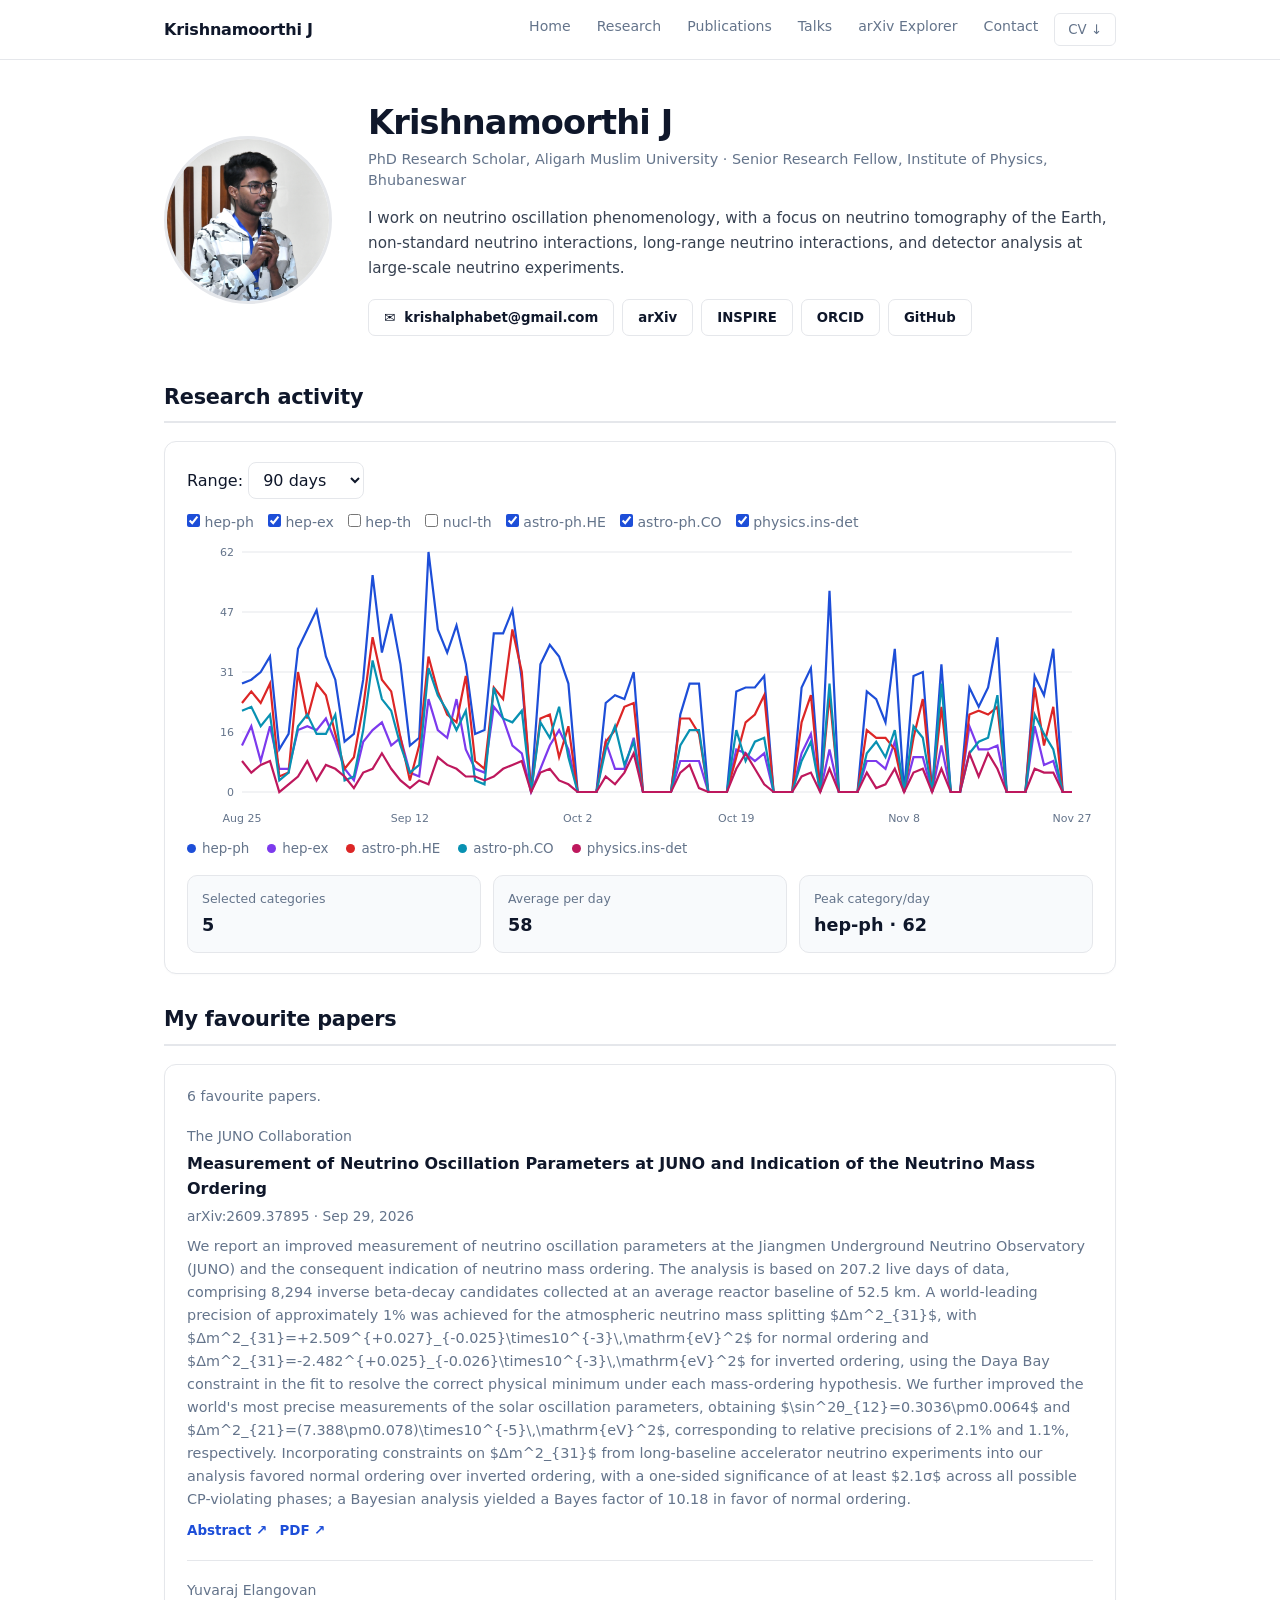
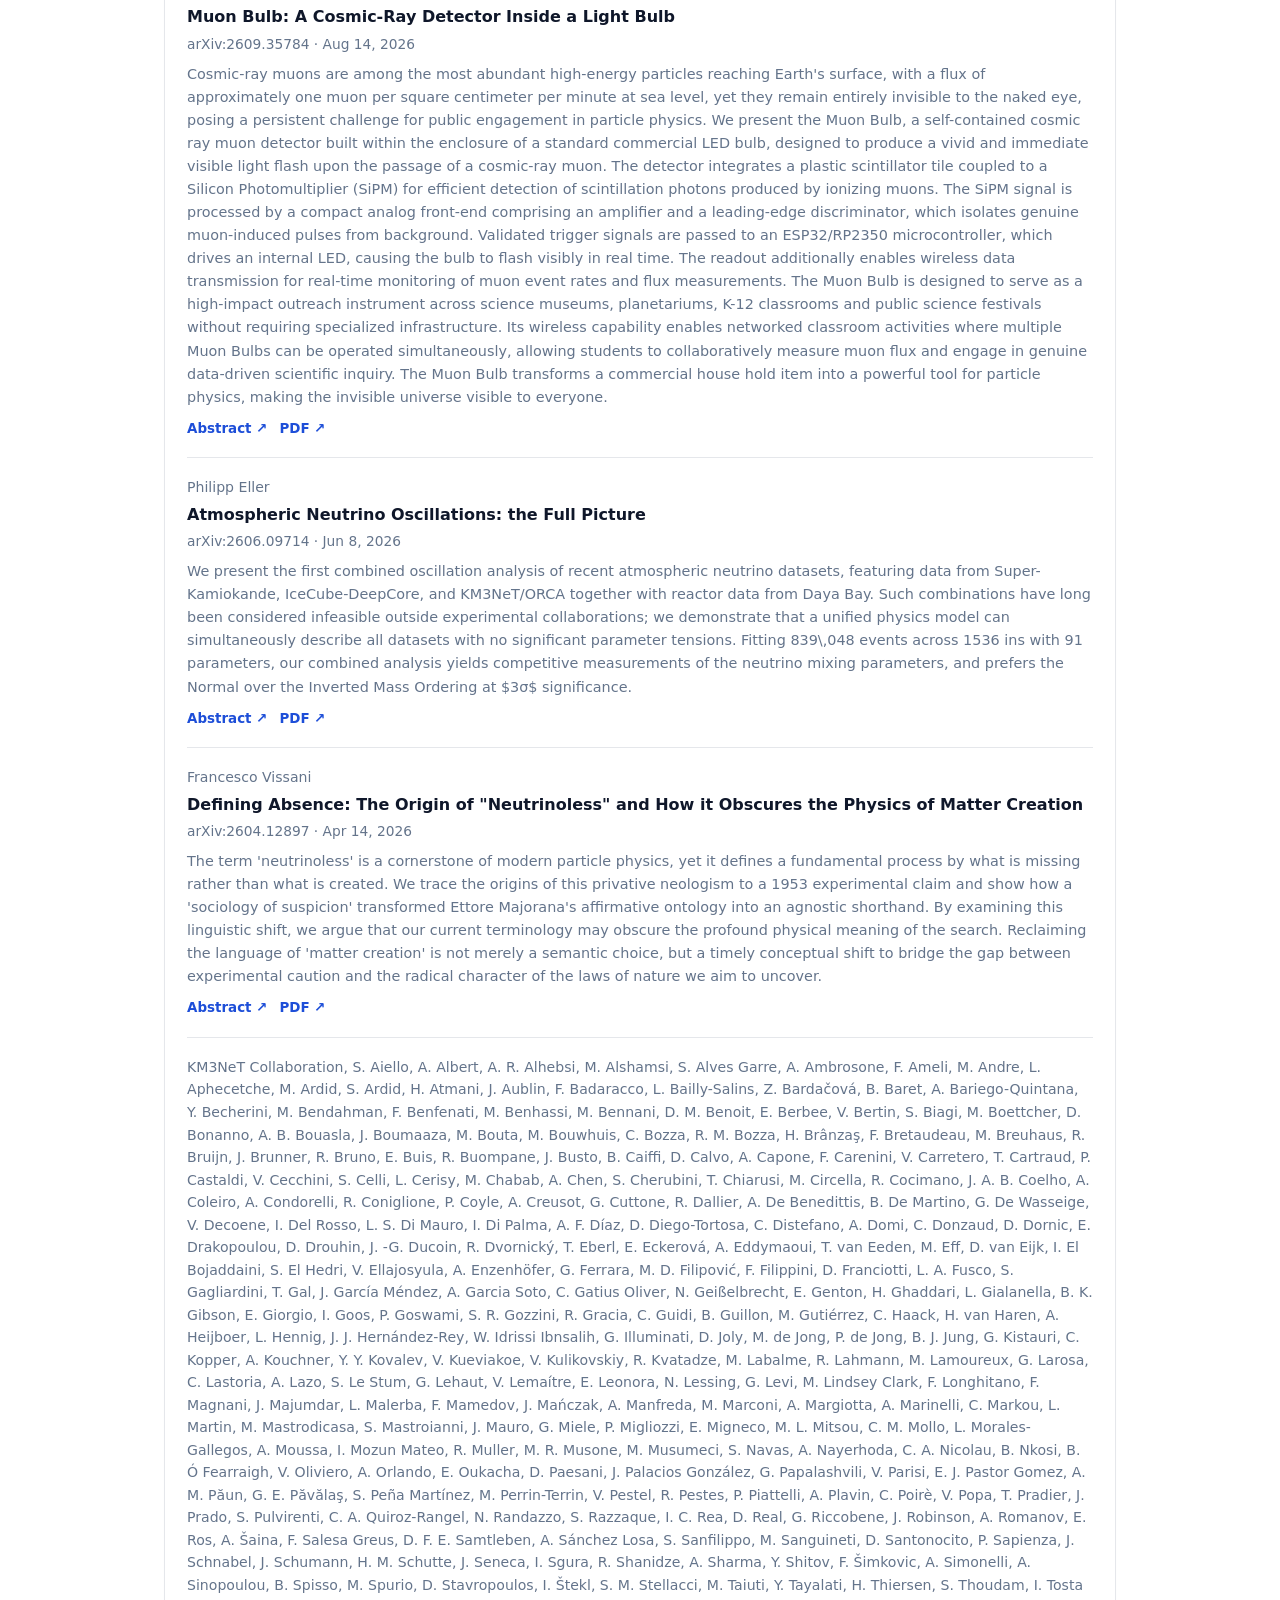
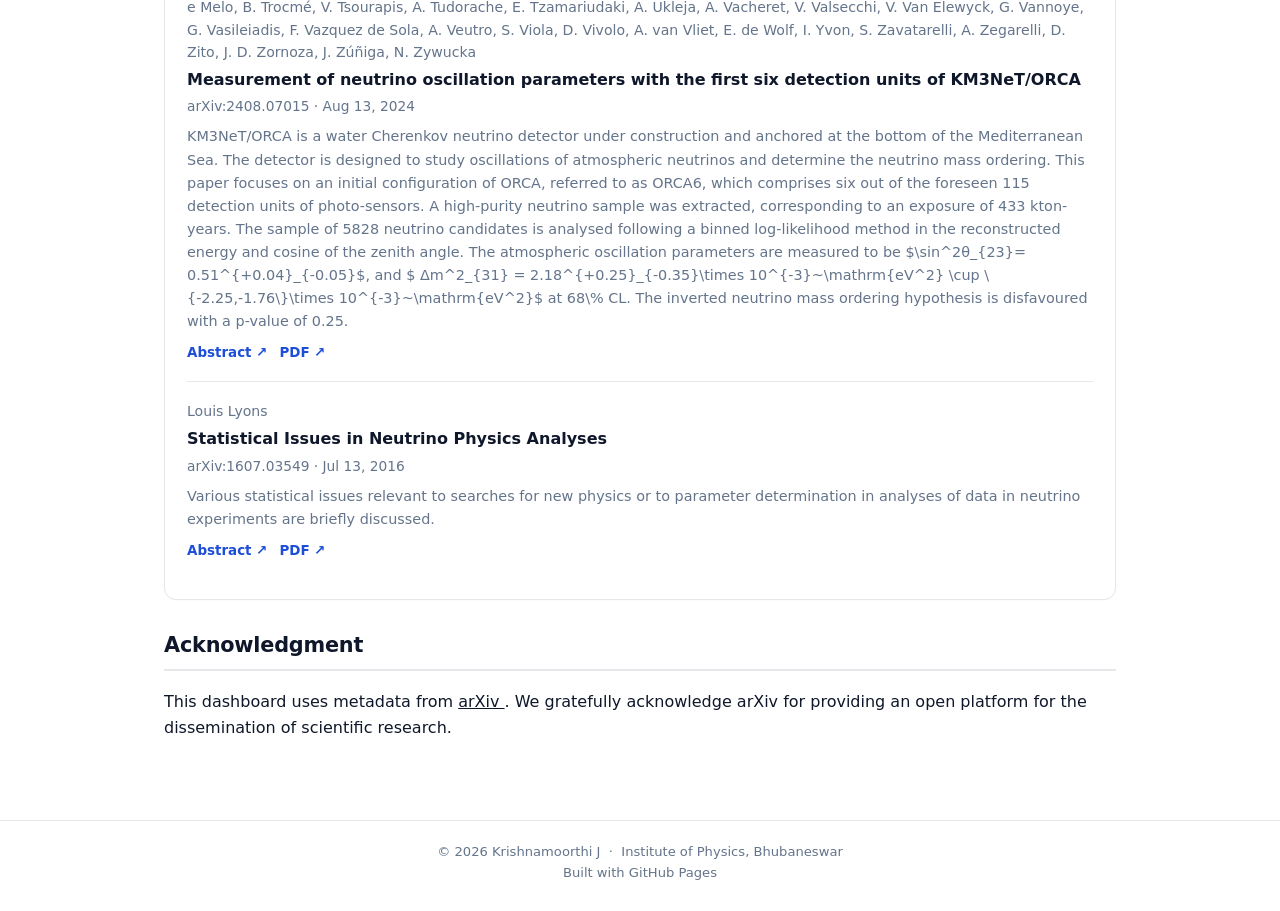
<file: arxiv.html>
<!DOCTYPE html>

<html lang="en">

<head>

  <meta charset="UTF-8">

  <meta name="viewport" content="width=device-width, initial-scale=1.0">

  <title>arXiv Activity · Krishnamoorthi J.</title>

  <style>
    :root {

      \--nav-h: 56px;

      \--accent: #1d4ed8;

      \--text: #0f172a;

      \--muted: #64748b;

      \--border: #e5e7eb;

      \--bg: #fff;

      \--bg2: #f8fafc;

      \--radius: 12px;

      \--max-w: 1000px;

    }

    *,
    *::before,
    *::after {
      box-sizing: border-box;
      margin: 0;
      padding: 0;
    }

    html {

      scroll-behavior: smooth;

      scroll-padding-top: var(--nav-h);

    }

    body {

      margin: 0;

      padding-top: var(--nav-h);

      font-family: system-ui, -apple-system, BlinkMacSystemFont, "Segoe UI", sans-serif;

      color: var(--text);

      background: var(--bg);

      line-height: 1.6;

    }

    a {
      color: inherit;
    }

    header {

      position: fixed;

      top: 0;

      left: 0;

      right: 0;

      z-index: 1000;

      background: rgba(255, 255, 255, 0.88);

      border-bottom: 1px solid var(--border);

      backdrop-filter: saturate(180%) blur(8px);

      -webkit-backdrop-filter: saturate(180%) blur(8px);

    }

    nav {

      max-width: var(--max-w);

      margin: 0 auto;

      padding: 13px 24px;

      display: flex;

      justify-content: space-between;

      align-items: center;

      gap: 16px;

    }

    .nav-brand {

      font-weight: 800;

      font-size: 1rem;

      color: var(--text);

      text-decoration: none;

      letter-spacing: -0.01em;

      flex-shrink: 0;

    }

    .nav-links {

      display: flex;

      gap: 6px;

      list-style: none;

      flex-wrap: wrap;

    }

    .nav-links a {

      text-decoration: none;

      color: var(--muted);

      font-size: 0.88rem;

      font-weight: 500;

      padding: 5px 10px;

      border-radius: 6px;

      transition: color 0.15s, background 0.15s;

    }

    .nav-links a:hover {

      color: var(--accent);

      background: #eff6ff;

    }

    main {

      max-width: var(--max-w);

      margin: 0 auto;

      padding: 0 24px 80px;

    }

    .eyebrow {

      color: var(--accent);

      font-size: .82rem;

      font-weight: 700;

      text-transform: uppercase;

      letter-spacing: .08em;

    }

    h1 {

      margin: 5px 0 8px;

      font-size: 2rem;

      line-height: 1.2;

      letter-spacing: -.03em;

    }

    .intro {

      margin: 0;

      color: var(--muted);

      max-width: 720px;

    }

    section {
      padding-top: 32px;
    }

    h2 {

      margin: 0 0 18px;

      padding-bottom: 10px;

      font-size: 1.3rem;

      font-weight: 700;

      line-height: 1.3;

      letter-spacing: -0.01em;

      border-bottom: 2px solid var(--border);

    }

    .card {

      margin-top: 14px;

      padding: 20px 22px;

      background: #fff;

      border: 1px solid var(--border);

      border-radius: var(--radius);

      box-shadow: 0 1px 2px rgba(15, 23, 42, .02);

    }

    .controls {

      display: flex;

      flex-wrap: wrap;

      align-items: center;

      gap: 12px 18px;

      margin-bottom: 12px;

    }

    select {

      border: 1px solid var(--border);

      border-radius: 8px;

      padding: 7px 10px;

      background: #fff;

      color: var(--text);

      font: inherit;

    }

    .checks {

      display: flex;

      flex-wrap: wrap;

      gap: 8px 14px;

    }

    .checks label {

      color: var(--muted);

      font-size: .88rem;

      cursor: pointer;

      white-space: nowrap;

    }

    .checks input {
      accent-color: var(--accent);
    }

    #chart {

      width: 100%;

      overflow-x: auto;

    }

    #chart svg {

      display: block;

      width: 100%;

      min-width: 650px;

      height: 300px;

    }

    .grid {
      stroke: #e5e7eb;
      stroke-width: 1;
    }

    .axis-label {
      fill: #64748b;
      font-size: 11px;
    }

    .chart-line {

      fill: none;

      stroke-width: 2.2;

      vector-effect: non-scaling-stroke;

    }

    .legend {

      display: flex;

      flex-wrap: wrap;

      gap: 8px 18px;

      margin-top: 4px;

      color: var(--muted);

      font-size: .84rem;

    }

    .legend-item {
      display: flex;
      align-items: center;
      gap: 6px;
    }

    .legend-dot {

      width: 9px;

      height: 9px;

      border-radius: 50%;

      display: inline-block;

    }

    .stats {

      display: grid;

      grid-template-columns: repeat(3, 1fr);

      gap: 12px;

      margin-top: 16px;

    }

    .stat {

      padding: 13px 14px;

      border: 1px solid var(--border);

      border-radius: 10px;

      background: var(--bg2);

    }

    .stat-label {

      color: var(--muted);

      font-size: .78rem;

    }

    .stat-value {

      margin-top: 2px;

      font-size: 1.1rem;

      font-weight: 700;

    }

    .pub-list {

      list-style: none;

      margin: 0;

      padding: 0;

    }

    .pub-list li {

      padding: 18px 0;

      border-bottom: 1px solid var(--border);

    }

    .pub-list li:last-child {
      border-bottom: 0;
    }

    .pub-authors {

      color: var(--muted);

      font-size: .88rem;

    }

    .pub-title {

      margin-top: 3px;

      font-weight: 650;

    }

    .pub-title a {

      color: var(--text);

      text-decoration: none;

    }

    .pub-title a:hover {
      color: var(--accent);
    }

    .pub-journal {

      color: var(--muted);

      font-size: .86rem;

      margin-top: 3px;

    }

    .pub-abstract {

      color: var(--muted);

      font-size: .9rem;

      margin: 8px 0 0;

    }

    .pub-links {

      display: flex;

      flex-wrap: wrap;

      gap: 12px;

      margin-top: 9px;

    }

    .pub-link {

      color: var(--accent);

      text-decoration: none;

      font-size: .84rem;

      font-weight: 600;

    }

    .pub-link:hover {
      text-decoration: underline;
    }

    .status {

      color: var(--muted);

      font-size: .88rem;

    }

    .error {

      color: #b91c1c;

    }

    footer {

      border-top: 1px solid var(--border);

      color: var(--muted);

      font-size: .82rem;

      text-align: center;

      padding: 20px 24px 28px;

    }

    @media (max-width: 700px) {

      main {
        padding: 30px 16px 48px;
      }

      .stats {
        grid-template-columns: 1fr;
      }

      h1 {
        font-size: 1.7rem;
      }

    }

    @media (max-width: 640px) {

      nav {

        padding: 10px 16px;

      }

    }


    /* ── Profile hero ── */
    .hero {
      display: grid;
      grid-template-columns: 168px 1fr;
      gap: 36px;
      align-items: center;
      padding: 48px 0 16px;
    }

    .hero img {
      width: 168px;
      height: 168px;
      border-radius: 50%;
      object-fit: cover;
      border: 3px solid var(--border);
      display: block;
    }

    .hero h1 {
      margin: 0 0 6px;
      font-size: 2.1rem;
      font-weight: 800;
      letter-spacing: -0.025em;
      line-height: 1.15;
    }

    .hero .affil {
      font-size: 0.9rem;
      color: var(--muted);
      margin-bottom: 14px;
      line-height: 1.5;
    }

    .hero .bio {
      font-size: 0.95rem;
      color: #374151;
      max-width: 840px;
      line-height: 1.65;
    }

    .hero-links {
      display: flex;
      gap: 8px;
      flex-wrap: wrap;
      margin-top: 18px;
    }

    .btn {
      display: inline-flex;
      align-items: center;
      gap: 5px;
      padding: 7px 15px;
      border-radius: 7px;
      font-size: 0.83rem;
      font-weight: 600;
      text-decoration: none;
      transition: background 0.15s, color 0.15s, border-color 0.15s;
      border: 1px solid transparent;
      cursor: pointer;
    }

    .btn-primary {
      background: var(--accent);
      color: #fff;
    }

    .btn-primary:hover {
      background: #1e40af;
    }

    .btn-outline {
      background: transparent;
      color: var(--text);
      border-color: var(--border);
    }

    .btn-outline:hover {
      background: var(--bg2);
      border-color: #cbd5e1;
    }
  </style>

</head>

<body>
  <header>
    <nav>
      <a href="index.html" class="nav-brand">Krishnamoorthi J</a>

      <ul class="nav-links">
        <li><a href="index.html">Home</a></li>
        <li><a href="research.html">Research</a></li>
        <li><a href="publications.html">Publications</a></li>
        <li><a href="talks.html">Talks</a></li>
        <li><a href="arxiv.html">arXiv Explorer</a></li>
        <li><a href="contact.html">Contact</a></li>
        <li>
          <a href="cv/KrishnamoorthiJ_CV.pdf" class="btn btn-outline" style="padding: 5px 13px; font-size: 0.83rem">CV
            ↓</a>
        </li>
      </ul>
    </nav>
  </header>

  <main class="container">

    <div class="hero">

      <img src="images/profile_image.JPG" alt="Portrait of Krishnamoorthi J" />

      <div>

        <h1>Krishnamoorthi J</h1>

        <p class="affil">

          PhD Research Scholar, Aligarh Muslim University · Senior Research Fellow, Institute of Physics, Bhubaneswar

        </p>

        <p class="bio">

          I work on neutrino oscillation phenomenology, with a focus on neutrino

          tomography of the Earth, non-standard neutrino interactions, long-range

          neutrino interactions, and detector analysis at large-scale neutrino experiments.

        </p>

        <div class="hero-links">

          <a href="mailto:krishalphabet@gmail.com" class="btn btn-outline" target="_blank">✉&nbsp;
            krishalphabet@gmail.com</a>

          <a href="https://arxiv.org/search/?searchtype=author&query=Krishnamoorthi+J" class="btn btn-outline"
            target="_blank">arXiv</a>

          <a href="https://inspirehep.net/authors/2505733" class="btn btn-outline" target="_blank">INSPIRE</a>

          <a href="https://orcid.org/0009-0006-1352-2248" class="btn btn-outline" target="_blank">ORCID</a>

          <a href="https://github.com/JKrishnamoorthi" class="btn btn-outline" target="_blank">GitHub</a>

        </div>

      </div>

    </div>

    <!-- <div class="eyebrow">arXiv</div> -->

    <!-- <h1>arXiv Activity</h1>

  <p class="intro">

    A compact view of recent arXiv activity in areas relevant to neutrino physics,

    particle physics, astrophysics, and detector physics.

  </p> -->

    <section>

      <h2>Research activity</h2>

      <div class="card">

        <div class="controls">

          <label>

            Range:

            <select id="range">

              <option value="30">30 days</option>

              <option value="90" selected>90 days</option>

              <option value="180">180 days</option>

              <option value="365">1 year</option>

            </select>

          </label>

        </div>

        <div class="checks">

          <label><input type="checkbox" value="hep-ph" checked> hep-ph</label>

          <label><input type="checkbox" value="hep-ex" checked> hep-ex</label>

          <label><input type="checkbox" value="hep-th"> hep-th</label>

          <label><input type="checkbox" value="nucl-th"> nucl-th</label>

          <label><input type="checkbox" value="astro-ph.HE" checked> astro-ph.HE</label>

          <label><input type="checkbox" value="astro-ph.CO" checked> astro-ph.CO</label>

          <label><input type="checkbox" value="physics.ins-det" checked> physics.ins-det</label>

        </div>

        <div id="chart">

          <p class="status">Loading activity data…</p>

        </div>

        <div id="legend" class="legend"></div>

        <div class="stats">

          <div class="stat">

            <div class="stat-label">Selected categories</div>

            <div class="stat-value" id="selectedCount">—</div>

          </div>

          <div class="stat">

            <div class="stat-label">Average per day</div>

            <div class="stat-value" id="dailyAverage">—</div>

          </div>

          <div class="stat">

            <div class="stat-label">Peak category/day</div>

            <div class="stat-value" id="peak">—</div>

          </div>

        </div>

      </div>

    </section>

    <section>

      <h2>My favourite papers</h2>

      <div class="card">

        <p id="favStatus" class="status">Loading favourite papers…</p>

        <ul id="favourites" class="pub-list"></ul>

      </div>

    </section>

    <section class="acknowledgment">
      <h2>Acknowledgment</h2>
      <p>
        This dashboard uses metadata from
        <a href="https://arxiv.org/" target="_blank" rel="noopener noreferrer">
        arXiv
        </a>.
      We gratefully acknowledge arXiv for providing an open platform
      for the dissemination of scientific research.
      </p>
    </section>

  </main>

  <footer>

    © <span id="year"></span> Krishnamoorthi J &nbsp;·&nbsp; Institute of Physics, Bhubaneswar<br />

    Built with GitHub Pages

  </footer>

  <script>

    document.getElementById("year").textContent = new Date().getFullYear();

    (function () {

      const header = document.querySelector("header");

      if (!header) return;

      function sync() {

        document.documentElement.style.setProperty("--nav-h", header.offsetHeight + "px");

      }

      sync();

      window\.addEventListener("resize", sync);

      new ResizeObserver(sync).observe(header);

      if (document.fonts && document.fonts.ready) document.fonts.ready.then(sync);

    })();

    (function () {

      const header = document.querySelector("header");

      if (!header) return;

      function sync() {

        document.documentElement.style.setProperty("--nav-h", header.offsetHeight + "px");

      }

      sync();

      window\.addEventListener("resize", sync);

      new ResizeObserver(sync).observe(header);

      if (document.fonts && document.fonts.ready) document.fonts.ready.then(sync);

    })();

  </script>

  <script src="js/arxiv.js"></script>

</body>

</html>
</file>
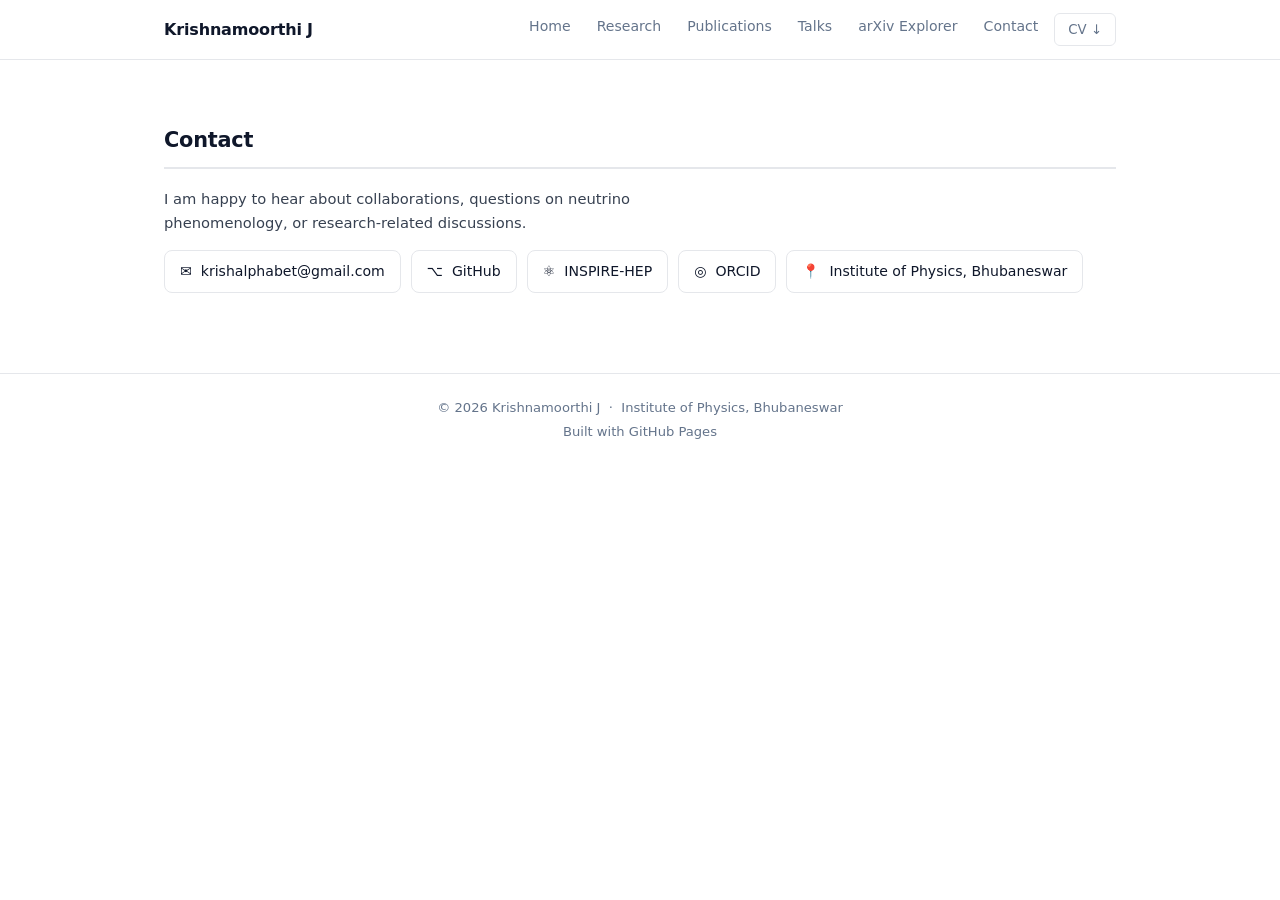
<file: contact.html>
<!doctype html>
<html lang="en">
<head>
  <meta charset="utf-8" />
  <meta name="viewport" content="width=device-width, initial-scale=1" />
  <title>Contact — Krishnamoorthi J</title>
  <meta name="description" content="Contact information for Krishnamoorthi J." />
  <link rel="icon" href="images/favicon.png" />
  <style>
*,

      *::before,

      *::after {

        box-sizing: border-box;

        margin: 0;

        padding: 0;

      }

      :root {

        --nav-h: 56px;

        --accent: #1d4ed8;

        --text: #0f172a;

        --muted: #64748b;

        --border: #e5e7eb;

        --bg: #fff;

        --bg2: #f8fafc;

        --radius: 12px;

        --max-w: 1000px;

      }

      html {

        scroll-behavior: smooth;

        scroll-padding-top: var(--nav-h);

      }

      body {

        font-family: system-ui, -apple-system, sans-serif;

        line-height: 1.6;

        color: var(--text);

        background: var(--bg);

        padding-top: var(--nav-h);

      }

      /* ── Header ── */

      header {

        position: fixed;

        top: 0;

        left: 0;

        right: 0;

        z-index: 1000;

        background: rgba(255, 255, 255, 0.88);

        border-bottom: 1px solid var(--border);

        backdrop-filter: saturate(180%) blur(8px);

        -webkit-backdrop-filter: saturate(180%) blur(8px);

      }

      nav {

        max-width: var(--max-w);

        margin: 0 auto;

        padding: 13px 24px;

        display: flex;

        justify-content: space-between;

        align-items: center;

        gap: 16px;

      }

      .nav-brand {

        font-weight: 800;

        font-size: 1rem;

        color: var(--text);

        text-decoration: none;

        letter-spacing: -0.01em;

        flex-shrink: 0;

      }

      .nav-links {

        display: flex;

        gap: 6px;

        list-style: none;

        flex-wrap: wrap;

      }

      .nav-links a {

        text-decoration: none;

        color: var(--muted);

        font-size: 0.88rem;

        font-weight: 500;

        padding: 5px 10px;

        border-radius: 6px;

        transition: color 0.15s, *background* 0.15s;

      }

      .nav-links a:hover {

        color: var(--accent);

        background: #eff6ff;

      }

      /* ── Layout ── */

      .container {

        max-width: var(--max-w);

        margin: 0 auto;

        padding: 0 24px 80px;

      }

      section {

        padding-top: 64px;

      }

      /* ── Hero ── */

      .hero {

        display: grid;

        grid-template-columns: 168px 1fr;

        gap: 36px;

        align-items: center;

        padding: 48px 0 16px;

      }

      .hero img {

        width: 168px;

        height: 168px;

        border-radius: 50%;

        object-fit: cover;

        border: 3px solid var(--border);

        display: block;

      }

      .hero h1 {

        font-size: 2.1rem;

        font-weight: 800;

        letter-spacing: -0.025em;

        line-height: 1.15;

        margin-bottom: 6px;

      }

      .hero .affil {

        font-size: 0.9rem;

        color: var(--muted);

        margin-bottom: 14px;

        line-height: 1.5;

      }

      .hero .bio {

        font-size: 0.95rem;

        color: #374151;

        max-width: 540px;

        line-height: 1.65;

      }

      .hero-links {

        display: flex;

        gap: 8px;

        flex-wrap: wrap;

        margin-top: 18px;

      }

      .btn {

        display: inline-flex;

        align-items: center;

        gap: 5px;

        padding: 7px 15px;

        border-radius: 7px;

        font-size: 0.83rem;

        font-weight: 600;

        text-decoration: none;

        transition: *background* 0.15s, color 0.15s, border-color 0.15s;

        border: 1px solid transparent;

        cursor: pointer;

      }

      .btn-primary {

        background: var(--accent);

        color: #fff;

      }

      .btn-primary:hover {

        background: #1e40af;

      }

      .btn-outline {

        background: transparent;

        color: var(--text);

        border-color: var(--border);

      }

      .btn-outline:hover {

        background: var(--bg2);

        border-color: #cbd5e1;

      }

      /* ── Section headings ── */

      .section-title {

        font-size: 1.3rem;

        font-weight: 700;

        letter-spacing: -0.01em;

        margin-bottom: 18px;

        padding-bottom: 10px;

        border-bottom: 2px solid var(--border);

      }

      /* ── Cards ── */

      .card {

        border: 1px solid var(--border);

        border-radius: var(--radius);

        padding: 20px 22px;

        margin-top: 14px;

        background: var(--bg);

        transition: box-shadow 0.15s;

      }

      .card:hover {

        box-shadow: 0 4px 20px rgba(0, 0, 0, 0.06);

      }

      .card-title {

        font-weight: 700;

        font-size: 0.97rem;

        margin-bottom: 3px;

      }

      .card-meta {

        font-size: 0.8rem;

        color: var(--muted);

        margin-bottom: 8px;

      }

      .card p,

      .card-desc {

        font-size: 0.91rem;

        color: #374151;

        line-height: 1.6;

      }

      .tag {

        display: inline-block;

        padding: 2px 9px;

        border-radius: 999px;

        font-size: 0.73rem;

        font-weight: 600;

        background: #eff6ff;

        color: #1d4ed8;

        margin: 5px 3px 0 0;

      }

      /* ── Publication list ── */

      .pub-list {

        list-style: none;

      }

      .pub-list li {

        padding: 16px 0;

        border-bottom: 1px solid var(--border);

        font-size: 0.92rem;

      }

      .pub-list li:last-child {

        border-bottom: none;

      }

      .pub-authors {

        color: var(--muted);

        font-size: 0.83rem;

        margin-bottom: 2px;

      }

      .pub-title {

        font-weight: 700;

        color: var(--text);

        margin-bottom: 3px;

      }

      .pub-title a {

        color: var(--accent);

        text-decoration: none;

      }

      .pub-title a:hover {

        text-decoration: underline;

      }

      .pub-journal {

        font-size: 0.82rem;

        color: var(--muted);

        font-style: italic;

      }

      .pub-abstract {

        font-size: 0.87rem;

        color: #374151;

        margin-top: 5px;

        line-height: 1.55;

      }

      .pub-links {

        margin-top: 8px;

        display: flex;

        gap: 6px;

        flex-wrap: wrap;

      }

      .pub-link {

        font-size: 0.76rem;

        font-weight: 600;

        padding: 3px 10px;

        border: 1px solid var(--border);

        border-radius: 5px;

        text-decoration: none;

        color: var(--muted);

        transition: *background* 0.12s, color 0.12s;

      }

      .pub-link:hover {

        background: var(--bg2);

        color: var(--accent);

      }

      /* ── Timeline ── */

      .timeline-item {

        display: grid;

        grid-template-columns: 110px 1fr;

        gap: 14px;

        padding: 13px 0;

        border-bottom: 1px solid var(--border);

        font-size: 0.92rem;

      }

      .timeline-item:last-child {

        border-bottom: none;

      }

      .tl-year {

        color: var(--muted);

        font-size: 0.8rem;

        font-weight: 500;

        padding-top: 2px;

      }

      .tl-title {

        font-weight: 700;

      }

      .tl-sub {

        font-size: 0.83rem;

        color: var(--muted);

        margin-top: 1px;

      }

      /* ── Contact ── */

      .contact-grid {

        display: flex;

        flex-wrap: wrap;

        gap: 10px;

        margin-top: 16px;

      }

      .contact-item {

        display: flex;

        align-items: center;

        gap: 8px;

        font-size: 0.88rem;

        color: var(--text);

        text-decoration: none;

        padding: 9px 15px;

        border: 1px solid var(--border);

        border-radius: 8px;

        background: var(--bg);

        transition: *background* 0.13s, border-color 0.13s;

      }

      .contact-item:hover {

        background: var(--bg2);

        border-color: #cbd5e1;

      }

      /* ── Footer ── */

      footer {

        border-top: 1px solid var(--border);

        text-align: center;

        padding: 22px 24px;

        font-size: 0.82rem;

        color: var(--muted);

        line-height: 1.8;

      }

      /* ── Responsive ── */

      @media (max-width: 640px) {

        .hero {

          grid-template-columns: 1fr;

          text-align: center;

          padding-top: 32px;

        }

        .hero img {

          margin: 0 auto;

        }

        .hero-links {

          justify-content: center;

        }

        .timeline-item {

          grid-template-columns: 1fr;

          gap: 2px;

        }

        nav {

          padding: 10px 16px;

        }

        .container {

          padding: 0 16px 60px;

        }

      }
  </style>
</head>
<body>

<header>
  <nav>
    <a href="index.html" class="nav-brand">Krishnamoorthi J</a>
    <ul class="nav-links">
      <li><a href="index.html">Home</a></li>
      <li><a href="research.html">Research</a></li>
      <li><a href="publications.html">Publications</a></li>
      <li><a href="talks.html">Talks</a></li>
      <li><a href="arxiv.html">arXiv Explorer</a></li>
      <li><a href="contact.html">Contact</a></li>
      <li>
        <a href="cv/KrishnamoorthiJ_CV.pdf" class="btn btn-outline"
           style="padding: 5px 13px; font-size: 0.83rem">CV ↓</a>
      </li>
    </ul>
  </nav>
</header>

<main class="container">

<section id="contact">
  <h2 class="section-title">Contact</h2>
  <p style="font-size: 0.92rem; color: #374151; max-width: 520px">
    I am happy to hear about collaborations, questions on neutrino phenomenology,
    or research-related discussions.
  </p>

  <div class="contact-grid">
    <a href="mailto:krishalphabet@gmail.com" class="contact-item">✉&nbsp; krishalphabet@gmail.com</a>
    <a href="https://github.com/JKrishnamoorthi" target="_blank" class="contact-item">⌥&nbsp; GitHub</a>
    <a href="https://inspirehep.net/authors/2505733" target="_blank" class="contact-item">⚛&nbsp; INSPIRE-HEP</a>
    <a href="https://orcid.org/0009-0006-1352-2248" target="_blank" class="contact-item">◎&nbsp; ORCID</a>
    <span class="contact-item" style="cursor: default">📍&nbsp; Institute of Physics, Bhubaneswar</span>
  </div>
</section>

</main>

<footer>
  © <span id="year"></span> Krishnamoorthi J &nbsp;·&nbsp; Institute of Physics, Bhubaneswar<br />
  Built with GitHub Pages
</footer>


<script>
  document.getElementById("year").textContent = new Date().getFullYear();
  (function () {
    const header = document.querySelector("header");
    if (!header) return;
    function sync() {
      document.documentElement.style.setProperty("--nav-h", header.offsetHeight + "px");
    }
    sync();
    window.addEventListener("resize", sync);
    new ResizeObserver(sync).observe(header);
    if (document.fonts && document.fonts.ready) document.fonts.ready.then(sync);
  })();
</script>

</body>
</html>
</file>
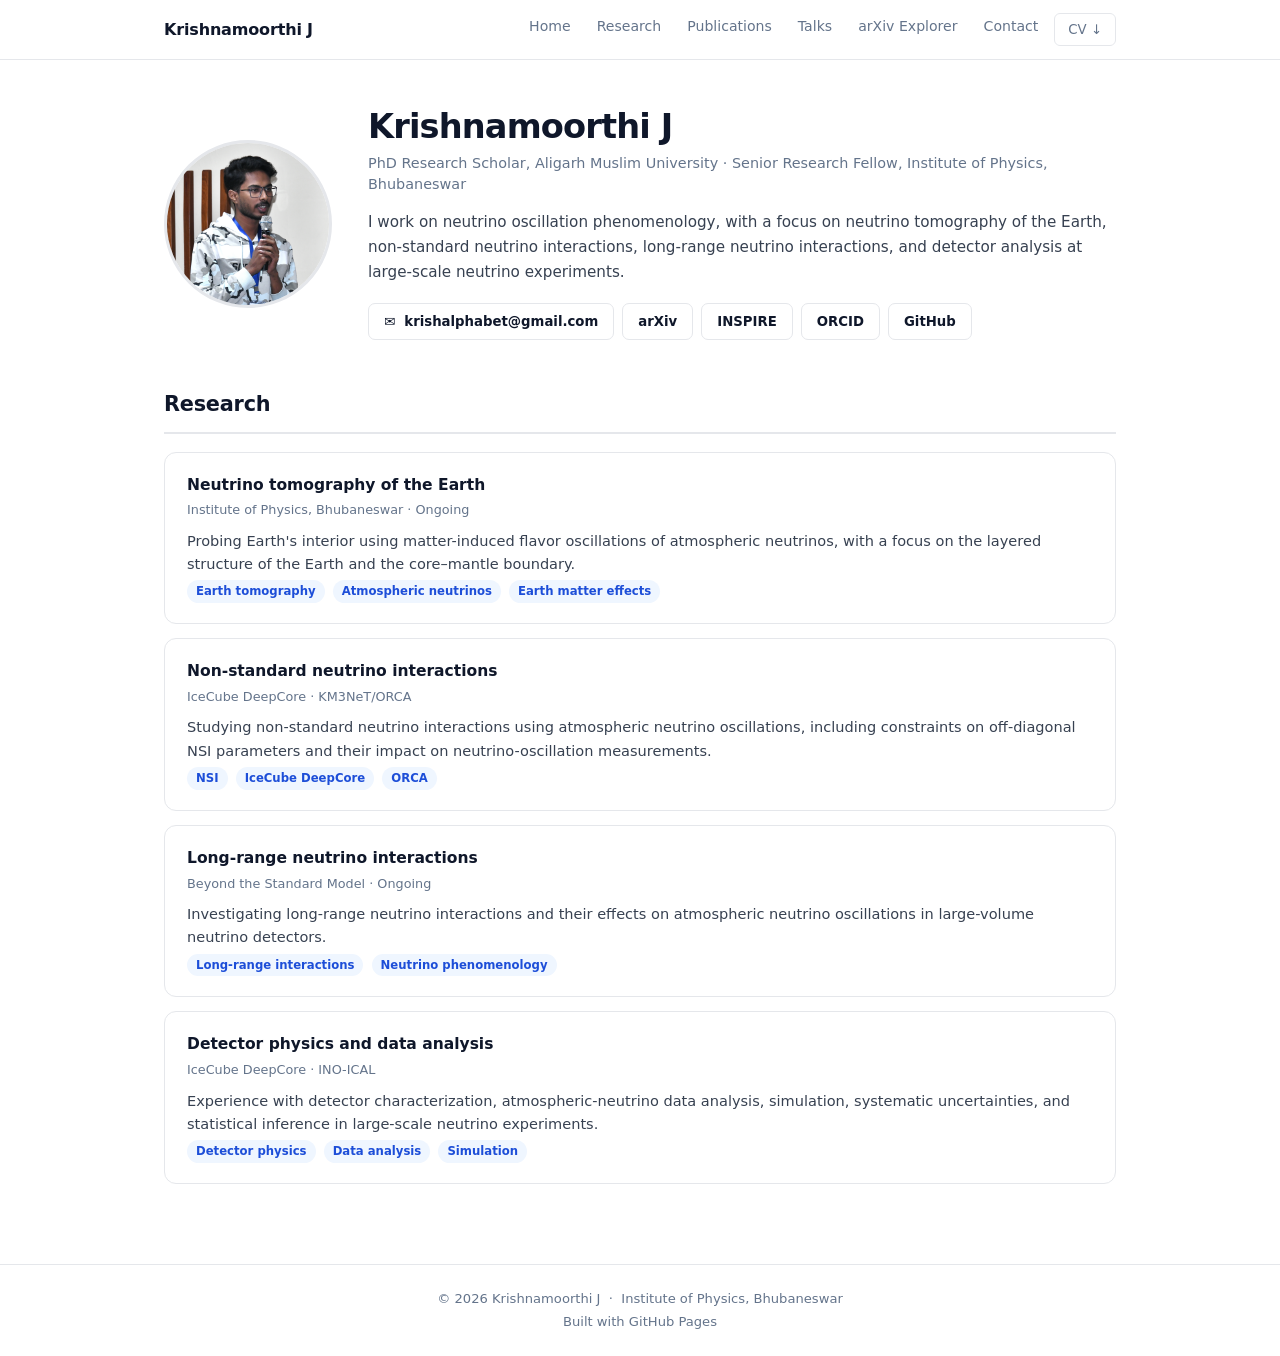
<file: research.html>
<!doctype html>
<html lang="en">
<head>
  <meta charset="utf-8" />
  <meta name="viewport" content="width=device-width, initial-scale=1" />
  <title>Research — Krishnamoorthi J</title>
  <meta name="description" content="Research in neutrino oscillations, Earth tomography, NSI, long-range interactions, and detector analysis." />
  <link rel="icon" href="images/favicon.png" />
  <style>
*,

      *::before,

      *::after {

        box-sizing: border-box;

        margin: 0;

        padding: 0;

      }

      :root {

        --nav-h: 56px;

        --accent: #1d4ed8;

        --text: #0f172a;

        --muted: #64748b;

        --border: #e5e7eb;

        --bg: #fff;

        --bg2: #f8fafc;

        --radius: 12px;

        --max-w: 1000px;

      }

      html {

        scroll-behavior: smooth;

        scroll-padding-top: var(--nav-h);

      }

      body {

        font-family: system-ui, -apple-system, sans-serif;

        line-height: 1.6;

        color: var(--text);

        background: var(--bg);

        padding-top: var(--nav-h);

      }

      /* ── Header ── */

      header {

        position: fixed;

        top: 0;

        left: 0;

        right: 0;

        z-index: 1000;

        background: rgba(255, 255, 255, 0.88);

        border-bottom: 1px solid var(--border);

        backdrop-filter: saturate(180%) blur(8px);

        -webkit-backdrop-filter: saturate(180%) blur(8px);

      }

      nav {

        max-width: var(--max-w);

        margin: 0 auto;

        padding: 13px 24px;

        display: flex;

        justify-content: space-between;

        align-items: center;

        gap: 16px;

      }

      .nav-brand {

        font-weight: 800;

        font-size: 1rem;

        color: var(--text);

        text-decoration: none;

        letter-spacing: -0.01em;

        flex-shrink: 0;

      }

      .nav-links {

        display: flex;

        gap: 6px;

        list-style: none;

        flex-wrap: wrap;

      }

      .nav-links a {

        text-decoration: none;

        color: var(--muted);

        font-size: 0.88rem;

        font-weight: 500;

        padding: 5px 10px;

        border-radius: 6px;

        transition: color 0.15s, *background* 0.15s;

      }

      .nav-links a:hover {

        color: var(--accent);

        background: #eff6ff;

      }

      /* ── Layout ── */

      .container {

        max-width: var(--max-w);

        margin: 0 auto;

        padding: 0 24px 80px;

      }

      section {

        padding-top: 32px;

      }

      /* ── Hero ── */

      .hero {

        display: grid;

        grid-template-columns: 168px 1fr;

        gap: 36px;

        align-items: center;

        padding: 48px 0 16px;

      }

      .hero img {

        width: 168px;

        height: 168px;

        border-radius: 50%;

        object-fit: cover;

        border: 3px solid var(--border);

        display: block;

      }

      .hero h1 {

        font-size: 2.1rem;

        font-weight: 800;

        letter-spacing: -0.025em;

        line-height: 1.15;

        margin-bottom: 6px;

      }

      .hero .affil {

        font-size: 0.9rem;

        color: var(--muted);

        margin-bottom: 14px;

        line-height: 1.5;

      }

      .hero .bio {

        font-size: 0.95rem;

        color: #374151;

        max-width: 840px;

        line-height: 1.65;

      }

      .hero-links {

        display: flex;

        gap: 8px;

        flex-wrap: wrap;

        margin-top: 18px;

      }

      .btn {

        display: inline-flex;

        align-items: center;

        gap: 5px;

        padding: 7px 15px;

        border-radius: 7px;

        font-size: 0.83rem;

        font-weight: 600;

        text-decoration: none;

        transition: *background* 0.15s, color 0.15s, border-color 0.15s;

        border: 1px solid transparent;

        cursor: pointer;

      }

      .btn-primary {

        background: var(--accent);

        color: #fff;

      }

      .btn-primary:hover {

        background: #1e40af;

      }

      .btn-outline {

        background: transparent;

        color: var(--text);

        border-color: var(--border);

      }

      .btn-outline:hover {

        background: var(--bg2);

        border-color: #cbd5e1;

      }

      /* ── Section headings ── */

      .section-title {

        font-size: 1.3rem;

        font-weight: 700;

        letter-spacing: -0.01em;

        margin-bottom: 18px;

        padding-bottom: 10px;

        border-bottom: 2px solid var(--border);

      }

      /* ── Cards ── */

      .card {

        border: 1px solid var(--border);

        border-radius: var(--radius);

        padding: 20px 22px;

        margin-top: 14px;

        background: var(--bg);

        transition: box-shadow 0.15s;

      }

      .card:hover {

        box-shadow: 0 4px 20px rgba(0, 0, 0, 0.06);

      }

      .card-title {

        font-weight: 700;

        font-size: 0.97rem;

        margin-bottom: 3px;

      }

      .card-meta {

        font-size: 0.8rem;

        color: var(--muted);

        margin-bottom: 8px;

      }

      .card p,

      .card-desc {

        font-size: 0.91rem;

        color: #374151;

        line-height: 1.6;

      }

      .tag {

        display: inline-block;

        padding: 2px 9px;

        border-radius: 999px;

        font-size: 0.73rem;

        font-weight: 600;

        background: #eff6ff;

        color: #1d4ed8;

        margin: 5px 3px 0 0;

      }

      /* ── Publication list ── */

      .pub-list {

        list-style: none;

      }

      .pub-list li {

        padding: 16px 0;

        border-bottom: 1px solid var(--border);

        font-size: 0.92rem;

      }

      .pub-list li:last-child {

        border-bottom: none;

      }

      .pub-authors {

        color: var(--muted);

        font-size: 0.83rem;

        margin-bottom: 2px;

      }

      .pub-title {

        font-weight: 700;

        color: var(--text);

        margin-bottom: 3px;

      }

      .pub-title a {

        color: var(--accent);

        text-decoration: none;

      }

      .pub-title a:hover {

        text-decoration: underline;

      }

      .pub-journal {

        font-size: 0.82rem;

        color: var(--muted);

        font-style: italic;

      }

      .pub-abstract {

        font-size: 0.87rem;

        color: #374151;

        margin-top: 5px;

        line-height: 1.55;

      }

      .pub-links {

        margin-top: 8px;

        display: flex;

        gap: 6px;

        flex-wrap: wrap;

      }

      .pub-link {

        font-size: 0.76rem;

        font-weight: 600;

        padding: 3px 10px;

        border: 1px solid var(--border);

        border-radius: 5px;

        text-decoration: none;

        color: var(--muted);

        transition: *background* 0.12s, color 0.12s;

      }

      .pub-link:hover {

        background: var(--bg2);

        color: var(--accent);

      }

      /* ── Timeline ── */

      .timeline-item {

        display: grid;

        grid-template-columns: 110px 1fr;

        gap: 14px;

        padding: 13px 0;

        border-bottom: 1px solid var(--border);

        font-size: 0.92rem;

      }

      .timeline-item:last-child {

        border-bottom: none;

      }

      .tl-year {

        color: var(--muted);

        font-size: 0.8rem;

        font-weight: 500;

        padding-top: 2px;

      }

      .tl-title {

        font-weight: 700;

      }

      .tl-sub {

        font-size: 0.83rem;

        color: var(--muted);

        margin-top: 1px;

      }

      /* ── Contact ── */

      .contact-grid {

        display: flex;

        flex-wrap: wrap;

        gap: 10px;

        margin-top: 16px;

      }

      .contact-item {

        display: flex;

        align-items: center;

        gap: 8px;

        font-size: 0.88rem;

        color: var(--text);

        text-decoration: none;

        padding: 9px 15px;

        border: 1px solid var(--border);

        border-radius: 8px;

        background: var(--bg);

        transition: *background* 0.13s, border-color 0.13s;

      }

      .contact-item:hover {

        background: var(--bg2);

        border-color: #cbd5e1;

      }

      /* ── Footer ── */

      footer {

        border-top: 1px solid var(--border);

        text-align: center;

        padding: 22px 24px;

        font-size: 0.82rem;

        color: var(--muted);

        line-height: 1.8;

      }

      /* ── Responsive ── */

      @media (max-width: 640px) {

        .hero {

          grid-template-columns: 1fr;

          text-align: center;

          padding-top: 32px;

        }

        .hero img {

          margin: 0 auto;

        }

        .hero-links {

          justify-content: center;

        }

        .timeline-item {

          grid-template-columns: 1fr;

          gap: 2px;

        }

        nav {

          padding: 10px 16px;

        }

        .container {

          padding: 0 16px 60px;

        }

      }
  </style>
</head>
<body>

<header>
  <nav>
    <a href="index.html" class="nav-brand">Krishnamoorthi J</a>
    <ul class="nav-links">
      <li><a href="index.html">Home</a></li>
      <li><a href="research.html">Research</a></li>
      <li><a href="publications.html">Publications</a></li>
      <li><a href="talks.html">Talks</a></li>
      <li><a href="arxiv.html">arXiv Explorer</a></li>
      <li><a href="contact.html">Contact</a></li>
      <li>
        <a href="cv/KrishnamoorthiJ_CV.pdf" class="btn btn-outline"
           style="padding: 5px 13px; font-size: 0.83rem">CV ↓</a>
      </li>
    </ul>
  </nav>
</header>

<main class="container">

<div class="hero">
  <img src="images/profile_image.JPG" alt="Portrait of Krishnamoorthi J" />
  <div>
    <h1>Krishnamoorthi J</h1>
    <p class="affil">
      PhD Research Scholar, Aligarh Muslim University · Senior Research Fellow, Institute of Physics, Bhubaneswar
    </p>
    <p class="bio">
      I work on neutrino oscillation phenomenology, with a focus on neutrino
      tomography of the Earth, non-standard neutrino interactions, long-range
      neutrino interactions, and detector analysis at large-scale neutrino experiments.
    </p>
    <div class="hero-links">
      <a href="mailto:krishalphabet@gmail.com" class="btn btn-outline" target="_blank">✉&nbsp; krishalphabet@gmail.com</a>
      <a href="https://arxiv.org/search/?searchtype=author&query=Krishnamoorthi+J" class="btn btn-outline" target="_blank">arXiv</a>
      <a href="https://inspirehep.net/authors/2505733" class="btn btn-outline" target="_blank">INSPIRE</a>
      <a href="https://orcid.org/0009-0006-1352-2248" class="btn btn-outline" target="_blank">ORCID</a>
      <a href="https://github.com/JKrishnamoorthi" class="btn btn-outline" target="_blank">GitHub</a>
    </div>
  </div>
</div>

<section id="research">
  <h2 class="section-title">Research</h2>

  <div class="card">
    <div class="card-title">Neutrino tomography of the Earth</div>
    <div class="card-meta">Institute of Physics, Bhubaneswar · Ongoing</div>
    <p class="card-desc">
      Probing Earth's interior using matter-induced flavor oscillations of
      atmospheric neutrinos, with a focus on the layered structure of the
      Earth and the core–mantle boundary.
    </p>
    <div>
      <span class="tag">Earth tomography</span>
      <span class="tag">Atmospheric neutrinos</span>
      <span class="tag">Earth matter effects</span>
    </div>
  </div>

  <div class="card">
    <div class="card-title">Non-standard neutrino interactions</div>
    <div class="card-meta">IceCube DeepCore · KM3NeT/ORCA</div>
    <p class="card-desc">
      Studying non-standard neutrino interactions using atmospheric neutrino
      oscillations, including constraints on off-diagonal NSI parameters and
      their impact on neutrino-oscillation measurements.
    </p>
    <div>
      <span class="tag">NSI</span>
      <span class="tag">IceCube DeepCore</span>
      <span class="tag">ORCA</span>
    </div>
  </div>

  <div class="card">
    <div class="card-title">Long-range neutrino interactions</div>
    <div class="card-meta">Beyond the Standard Model · Ongoing</div>
    <p class="card-desc">
      Investigating long-range neutrino interactions and their effects on
      atmospheric neutrino oscillations in large-volume neutrino detectors.
    </p>
    <div>
      <span class="tag">Long-range interactions</span>
      <span class="tag">Neutrino phenomenology</span>
    </div>
  </div>

  <div class="card">
    <div class="card-title">Detector physics and data analysis</div>
    <div class="card-meta">IceCube DeepCore · INO-ICAL</div>
    <p class="card-desc">
      Experience with detector characterization, atmospheric-neutrino data
      analysis, simulation, systematic uncertainties, and statistical
      inference in large-scale neutrino experiments.
    </p>
    <div>
      <span class="tag">Detector physics</span>
      <span class="tag">Data analysis</span>
      <span class="tag">Simulation</span>
    </div>
  </div>
</section>

</main>

<footer>
  © <span id="year"></span> Krishnamoorthi J &nbsp;·&nbsp; Institute of Physics, Bhubaneswar<br />
  Built with GitHub Pages
</footer>


<script>
  document.getElementById("year").textContent = new Date().getFullYear();
  (function () {
    const header = document.querySelector("header");
    if (!header) return;
    function sync() {
      document.documentElement.style.setProperty("--nav-h", header.offsetHeight + "px");
    }
    sync();
    window.addEventListener("resize", sync);
    new ResizeObserver(sync).observe(header);
    if (document.fonts && document.fonts.ready) document.fonts.ready.then(sync);
  })();
</script>

</body>
</html>
</file>
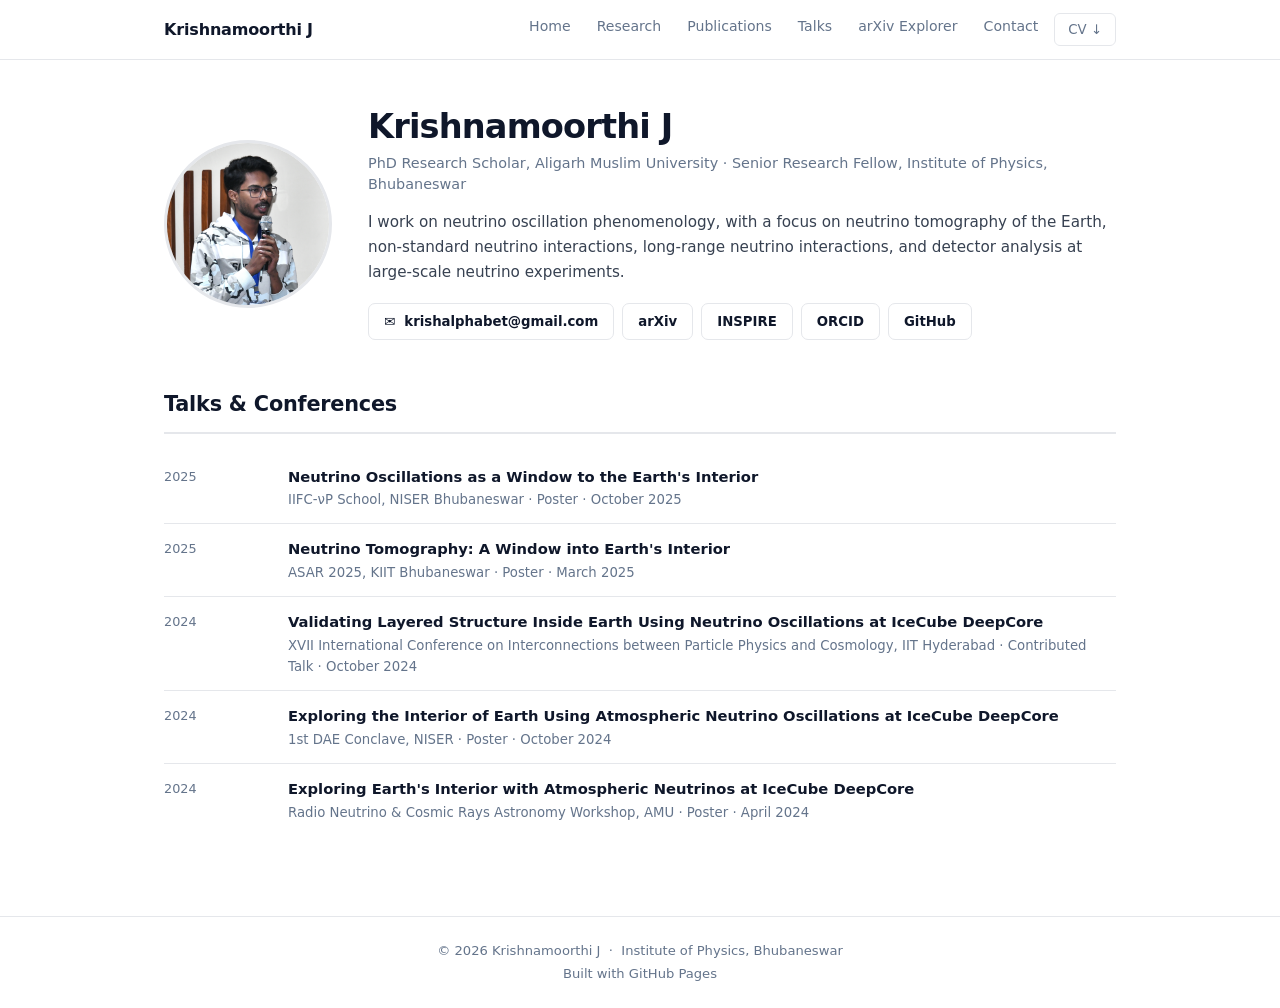
<file: talks.html>
<!doctype html>
<html lang="en">
<head>
  <meta charset="utf-8" />
  <meta name="viewport" content="width=device-width, initial-scale=1" />
  <title>Talks & Conferences — Krishnamoorthi J</title>
  <meta name="description" content="Talks, posters, and conference contributions by Krishnamoorthi J." />
  <link rel="icon" href="images/favicon.png" />
  <style>
*,

      *::before,

      *::after {

        box-sizing: border-box;

        margin: 0;

        padding: 0;

      }

      :root {

        --nav-h: 56px;

        --accent: #1d4ed8;

        --text: #0f172a;

        --muted: #64748b;

        --border: #e5e7eb;

        --bg: #fff;

        --bg2: #f8fafc;

        --radius: 12px;

        --max-w: 1000px;

      }

      html {

        scroll-behavior: smooth;

        scroll-padding-top: var(--nav-h);

      }

      body {

        font-family: system-ui, -apple-system, sans-serif;

        line-height: 1.6;

        color: var(--text);

        background: var(--bg);

        padding-top: var(--nav-h);

      }

      /* ── Header ── */

      header {

        position: fixed;

        top: 0;

        left: 0;

        right: 0;

        z-index: 1000;

        background: rgba(255, 255, 255, 0.88);

        border-bottom: 1px solid var(--border);

        backdrop-filter: saturate(180%) blur(8px);

        -webkit-backdrop-filter: saturate(180%) blur(8px);

      }

      nav {

        max-width: var(--max-w);

        margin: 0 auto;

        padding: 13px 24px;

        display: flex;

        justify-content: space-between;

        align-items: center;

        gap: 16px;

      }

      .nav-brand {

        font-weight: 800;

        font-size: 1rem;

        color: var(--text);

        text-decoration: none;

        letter-spacing: -0.01em;

        flex-shrink: 0;

      }

      .nav-links {

        display: flex;

        gap: 6px;

        list-style: none;

        flex-wrap: wrap;

      }

      .nav-links a {

        text-decoration: none;

        color: var(--muted);

        font-size: 0.88rem;

        font-weight: 500;

        padding: 5px 10px;

        border-radius: 6px;

        transition: color 0.15s, *background* 0.15s;

      }

      .nav-links a:hover {

        color: var(--accent);

        background: #eff6ff;

      }

      /* ── Layout ── */

      .container {

        max-width: var(--max-w);

        margin: 0 auto;

        padding: 0 24px 80px;

      }

      section {

        padding-top: 32px;

      }

      /* ── Hero ── */

      .hero {

        display: grid;

        grid-template-columns: 168px 1fr;

        gap: 36px;

        align-items: center;

        padding: 48px 0 16px;

      }

      .hero img {

        width: 168px;

        height: 168px;

        border-radius: 50%;

        object-fit: cover;

        border: 3px solid var(--border);

        display: block;

      }

      .hero h1 {

        font-size: 2.1rem;

        font-weight: 800;

        letter-spacing: -0.025em;

        line-height: 1.15;

        margin-bottom: 6px;

      }

      .hero .affil {

        font-size: 0.9rem;

        color: var(--muted);

        margin-bottom: 14px;

        line-height: 1.5;

      }

      .hero .bio {

        font-size: 0.95rem;

        color: #374151;

        max-width: 840px;

        line-height: 1.65;

      }

      .hero-links {

        display: flex;

        gap: 8px;

        flex-wrap: wrap;

        margin-top: 18px;

      }

      .btn {

        display: inline-flex;

        align-items: center;

        gap: 5px;

        padding: 7px 15px;

        border-radius: 7px;

        font-size: 0.83rem;

        font-weight: 600;

        text-decoration: none;

        transition: *background* 0.15s, color 0.15s, border-color 0.15s;

        border: 1px solid transparent;

        cursor: pointer;

      }

      .btn-primary {

        background: var(--accent);

        color: #fff;

      }

      .btn-primary:hover {

        background: #1e40af;

      }

      .btn-outline {

        background: transparent;

        color: var(--text);

        border-color: var(--border);

      }

      .btn-outline:hover {

        background: var(--bg2);

        border-color: #cbd5e1;

      }

      /* ── Section headings ── */

      .section-title {

        font-size: 1.3rem;

        font-weight: 700;

        letter-spacing: -0.01em;

        margin-bottom: 18px;

        padding-bottom: 10px;

        border-bottom: 2px solid var(--border);

      }

      /* ── Cards ── */

      .card {

        border: 1px solid var(--border);

        border-radius: var(--radius);

        padding: 20px 22px;

        margin-top: 14px;

        background: var(--bg);

        transition: box-shadow 0.15s;

      }

      .card:hover {

        box-shadow: 0 4px 20px rgba(0, 0, 0, 0.06);

      }

      .card-title {

        font-weight: 700;

        font-size: 0.97rem;

        margin-bottom: 3px;

      }

      .card-meta {

        font-size: 0.8rem;

        color: var(--muted);

        margin-bottom: 8px;

      }

      .card p,

      .card-desc {

        font-size: 0.91rem;

        color: #374151;

        line-height: 1.6;

      }

      .tag {

        display: inline-block;

        padding: 2px 9px;

        border-radius: 999px;

        font-size: 0.73rem;

        font-weight: 600;

        background: #eff6ff;

        color: #1d4ed8;

        margin: 5px 3px 0 0;

      }

      /* ── Publication list ── */

      .pub-list {

        list-style: none;

      }

      .pub-list li {

        padding: 16px 0;

        border-bottom: 1px solid var(--border);

        font-size: 0.92rem;

      }

      .pub-list li:last-child {

        border-bottom: none;

      }

      .pub-authors {

        color: var(--muted);

        font-size: 0.83rem;

        margin-bottom: 2px;

      }

      .pub-title {

        font-weight: 700;

        color: var(--text);

        margin-bottom: 3px;

      }

      .pub-title a {

        color: var(--accent);

        text-decoration: none;

      }

      .pub-title a:hover {

        text-decoration: underline;

      }

      .pub-journal {

        font-size: 0.82rem;

        color: var(--muted);

        font-style: italic;

      }

      .pub-abstract {

        font-size: 0.87rem;

        color: #374151;

        margin-top: 5px;

        line-height: 1.55;

      }

      .pub-links {

        margin-top: 8px;

        display: flex;

        gap: 6px;

        flex-wrap: wrap;

      }

      .pub-link {

        font-size: 0.76rem;

        font-weight: 600;

        padding: 3px 10px;

        border: 1px solid var(--border);

        border-radius: 5px;

        text-decoration: none;

        color: var(--muted);

        transition: *background* 0.12s, color 0.12s;

      }

      .pub-link:hover {

        background: var(--bg2);

        color: var(--accent);

      }

      /* ── Timeline ── */

      .timeline-item {

        display: grid;

        grid-template-columns: 110px 1fr;

        gap: 14px;

        padding: 13px 0;

        border-bottom: 1px solid var(--border);

        font-size: 0.92rem;

      }

      .timeline-item:last-child {

        border-bottom: none;

      }

      .tl-year {

        color: var(--muted);

        font-size: 0.8rem;

        font-weight: 500;

        padding-top: 2px;

      }

      .tl-title {

        font-weight: 700;

      }

      .tl-sub {

        font-size: 0.83rem;

        color: var(--muted);

        margin-top: 1px;

      }

      /* ── Contact ── */

      .contact-grid {

        display: flex;

        flex-wrap: wrap;

        gap: 10px;

        margin-top: 16px;

      }

      .contact-item {

        display: flex;

        align-items: center;

        gap: 8px;

        font-size: 0.88rem;

        color: var(--text);

        text-decoration: none;

        padding: 9px 15px;

        border: 1px solid var(--border);

        border-radius: 8px;

        background: var(--bg);

        transition: *background* 0.13s, border-color 0.13s;

      }

      .contact-item:hover {

        background: var(--bg2);

        border-color: #cbd5e1;

      }

      /* ── Footer ── */

      footer {

        border-top: 1px solid var(--border);

        text-align: center;

        padding: 22px 24px;

        font-size: 0.82rem;

        color: var(--muted);

        line-height: 1.8;

      }

      /* ── Responsive ── */

      @media (max-width: 640px) {

        .hero {

          grid-template-columns: 1fr;

          text-align: center;

          padding-top: 32px;

        }

        .hero img {

          margin: 0 auto;

        }

        .hero-links {

          justify-content: center;

        }

        .timeline-item {

          grid-template-columns: 1fr;

          gap: 2px;

        }

        nav {

          padding: 10px 16px;

        }

        .container {

          padding: 0 16px 60px;

        }

      }
  </style>
</head>
<body>

<header>
  <nav>
    <a href="index.html" class="nav-brand">Krishnamoorthi J</a>
    <ul class="nav-links">
      <li><a href="index.html">Home</a></li>
      <li><a href="research.html">Research</a></li>
      <li><a href="publications.html">Publications</a></li>
      <li><a href="talks.html">Talks</a></li>
      <li><a href="arxiv.html">arXiv Explorer</a></li>
      <li><a href="contact.html">Contact</a></li>
      <li>
        <a href="cv/KrishnamoorthiJ_CV.pdf" class="btn btn-outline"
           style="padding: 5px 13px; font-size: 0.83rem">CV ↓</a>
      </li>
    </ul>
  </nav>
</header>

<main class="container">

<div class="hero">
  <img src="images/profile_image.JPG" alt="Portrait of Krishnamoorthi J" />
  <div>
    <h1>Krishnamoorthi J</h1>
    <p class="affil">
      PhD Research Scholar, Aligarh Muslim University · Senior Research Fellow, Institute of Physics, Bhubaneswar
    </p>
    <p class="bio">
      I work on neutrino oscillation phenomenology, with a focus on neutrino
      tomography of the Earth, non-standard neutrino interactions, long-range
      neutrino interactions, and detector analysis at large-scale neutrino experiments.
    </p>
    <div class="hero-links">
      <a href="mailto:krishalphabet@gmail.com" class="btn btn-outline" target="_blank">✉&nbsp; krishalphabet@gmail.com</a>
      <a href="https://arxiv.org/search/?searchtype=author&query=Krishnamoorthi+J" class="btn btn-outline" target="_blank">arXiv</a>
      <a href="https://inspirehep.net/authors/2505733" class="btn btn-outline" target="_blank">INSPIRE</a>
      <a href="https://orcid.org/0009-0006-1352-2248" class="btn btn-outline" target="_blank">ORCID</a>
      <a href="https://github.com/JKrishnamoorthi" class="btn btn-outline" target="_blank">GitHub</a>
    </div>
  </div>
</div>

<section id="talks">
  <h2 class="section-title">Talks &amp; Conferences</h2>

  <div class="timeline-item">
    <div class="tl-year">2025</div>
    <div>
      <div class="tl-title">Neutrino Oscillations as a Window to the Earth's Interior</div>
      <div class="tl-sub">IIFC-νP School, NISER Bhubaneswar · Poster · October 2025</div>
    </div>
  </div>

  <div class="timeline-item">
    <div class="tl-year">2025</div>
    <div>
      <div class="tl-title">Neutrino Tomography: A Window into Earth's Interior</div>
      <div class="tl-sub">ASAR 2025, KIIT Bhubaneswar · Poster · March 2025</div>
    </div>
  </div>

  <div class="timeline-item">
    <div class="tl-year">2024</div>
    <div>
      <div class="tl-title">Validating Layered Structure Inside Earth Using Neutrino Oscillations at IceCube DeepCore</div>
      <div class="tl-sub">XVII International Conference on Interconnections between Particle Physics and Cosmology, IIT Hyderabad · Contributed Talk · October 2024</div>
    </div>
  </div>

  <div class="timeline-item">
    <div class="tl-year">2024</div>
    <div>
      <div class="tl-title">Exploring the Interior of Earth Using Atmospheric Neutrino Oscillations at IceCube DeepCore</div>
      <div class="tl-sub">1st DAE Conclave, NISER · Poster · October 2024</div>
    </div>
  </div>

  <div class="timeline-item">
    <div class="tl-year">2024</div>
    <div>
      <div class="tl-title">Exploring Earth's Interior with Atmospheric Neutrinos at IceCube DeepCore</div>
      <div class="tl-sub">Radio Neutrino &amp; Cosmic Rays Astronomy Workshop, AMU · Poster · April 2024</div>
    </div>
  </div>
</section>

</main>

<footer>
  © <span id="year"></span> Krishnamoorthi J &nbsp;·&nbsp; Institute of Physics, Bhubaneswar<br />
  Built with GitHub Pages
</footer>


<script>
  document.getElementById("year").textContent = new Date().getFullYear();
  (function () {
    const header = document.querySelector("header");
    if (!header) return;
    function sync() {
      document.documentElement.style.setProperty("--nav-h", header.offsetHeight + "px");
    }
    sync();
    window.addEventListener("resize", sync);
    new ResizeObserver(sync).observe(header);
    if (document.fonts && document.fonts.ready) document.fonts.ready.then(sync);
  })();
</script>

</body>
</html>
</file>
